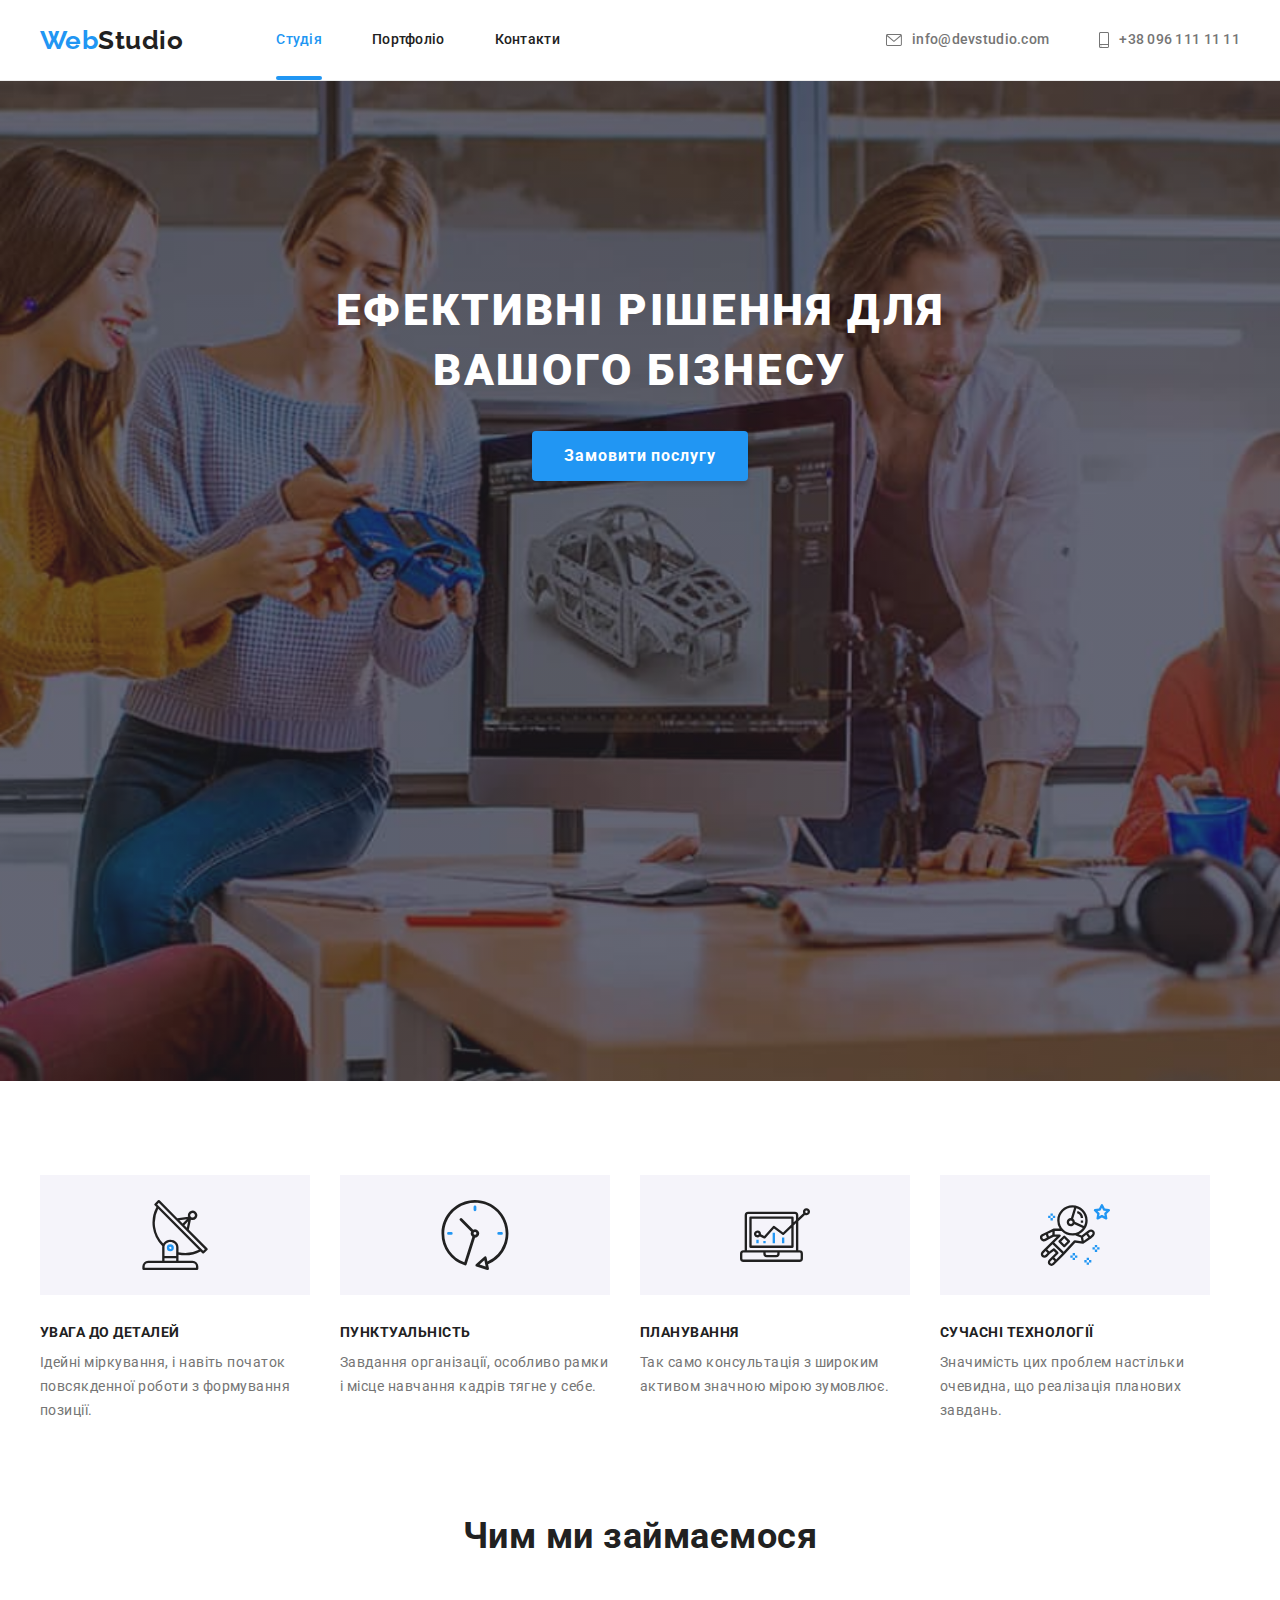
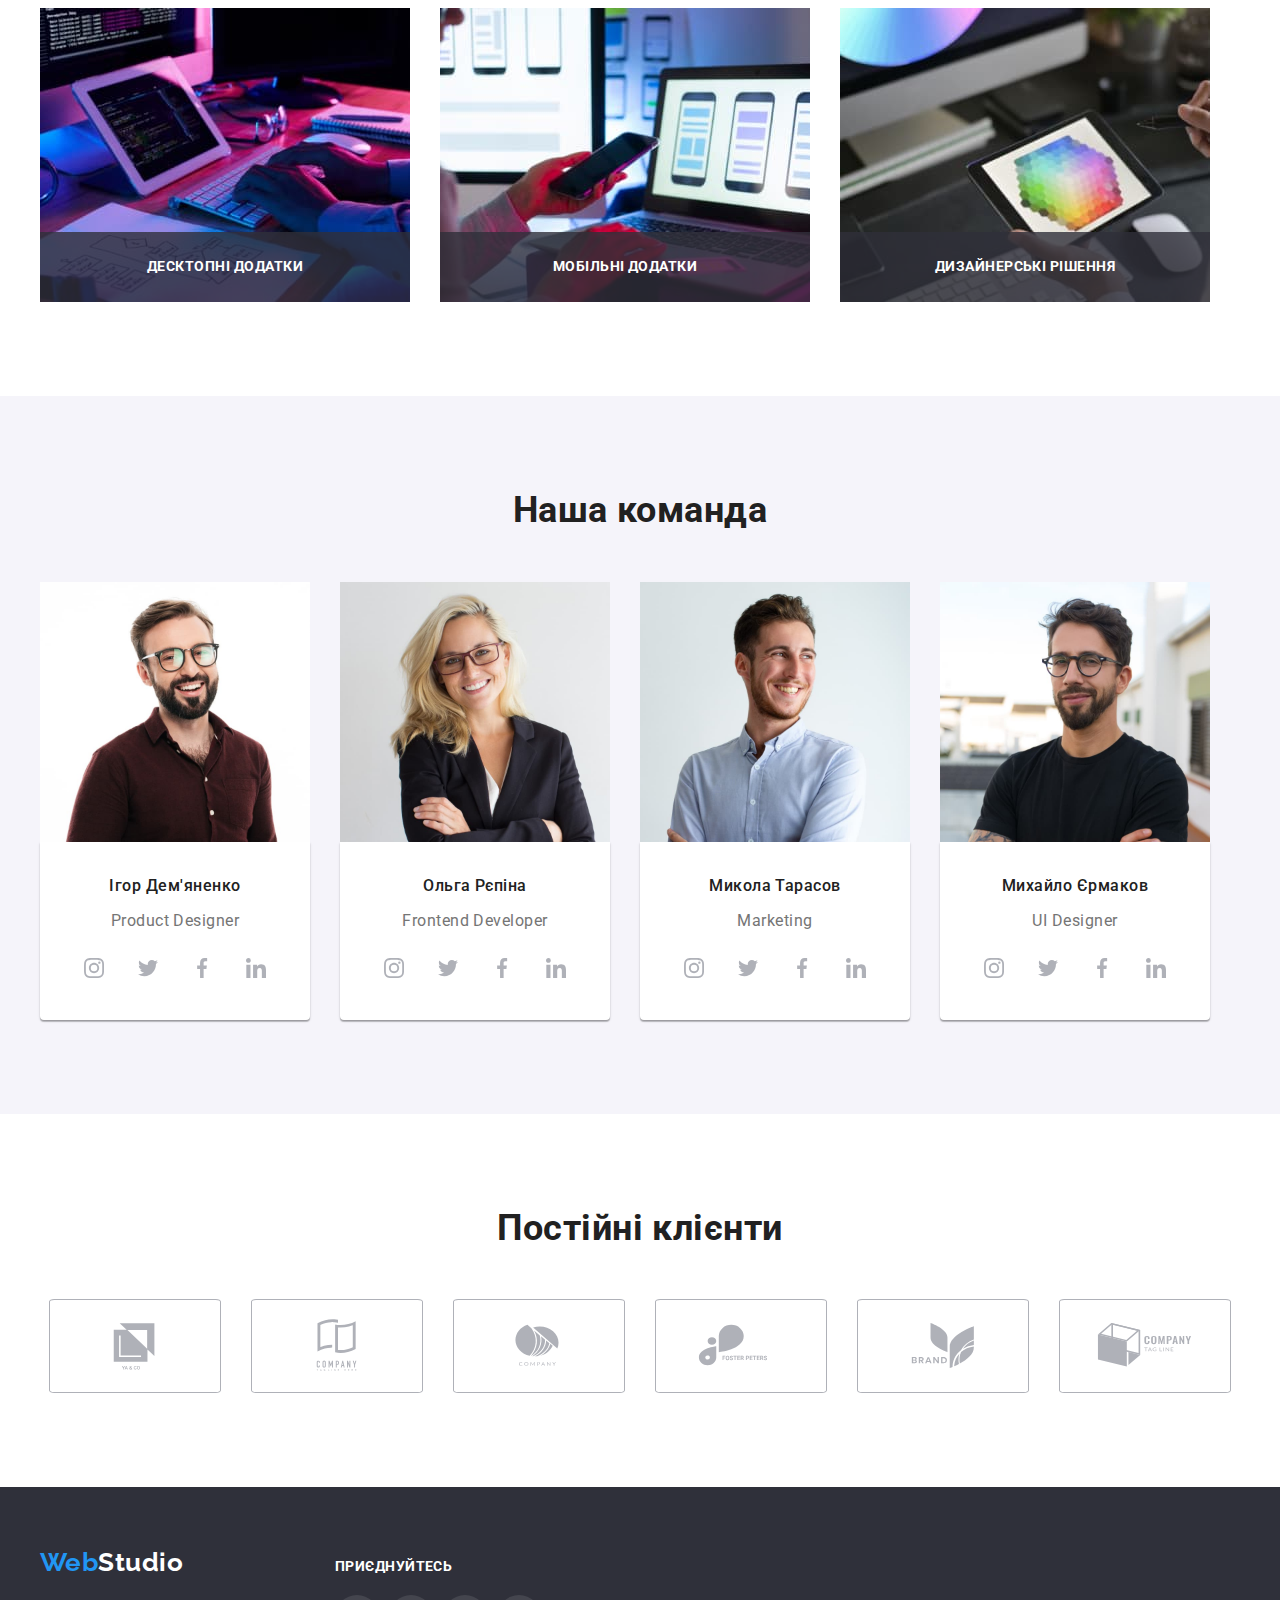
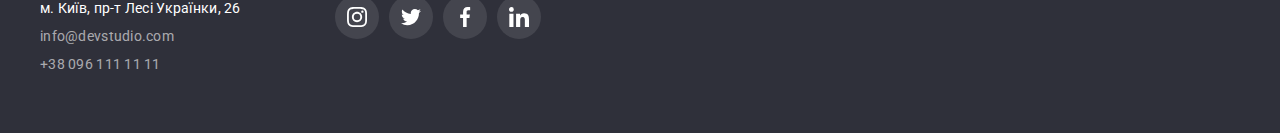
<file: index.html>
<!DOCTYPE html>
<html lang="uk">
  <head>
    <meta charset="UTF-8" />
    <meta http-equiv="X-UA-Compatible" content="IE=edge" />
    <meta name="viewport" content="width=device-width, initial-scale=1.0" />
    <title>Document</title>
    <link rel="preconnect" href="https://fonts.gstatic.com" crossorigin />
    <link
      href="https://fonts.googleapis.com/css2?family=Raleway:wght@700&family=Roboto:wght@400;500;700;900&display=swap"
      rel="stylesheet"
    />
    <link
      rel="stylesheet"
      href="https://cdnjs.cloudflare.com/ajax/libs/modern-normalize/1.1.0/modern-normalize.min.css"
      integrity="sha512-wpPYUAdjBVSE4KJnH1VR1HeZfpl1ub8YT/NKx4PuQ5NmX2tKuGu6U/JRp5y+Y8XG2tV+wKQpNHVUX03MfMFn9Q=="
      crossorigin="anonymous"
      referrerpolicy="no-referrer"
    />
    <link rel="stylesheet" href="css/common.css" />
    <link rel="stylesheet" href="css/style.css" />
  </head>
  <body>
    <header class="header">
      <div class="header-area container">
        <a href="" class="header-logo"><span>Web</span>Studio</a>
        <nav class="site-nav">
          <ul class="nav-items">
            <li class="nav-item"><a href="" class="nav-link current">Студія</a></li>
            <li class="nav-item"><a href="./portfolio.html" class="nav-link">Портфоліо</a></li>
            <li class="nav-item"><a href="" class="nav-link">Контакти</a></li>
          </ul>
        </nav>
        <ul class="head-addresses">
          <li class="head-address">
            <a href="mailto:info@devstudio.com" class="head-adr-link"
              ><svg class="head-link-icon" width="16" height="12">
                <use href="./images/icons.svg#icon-envelope"></use>
              </svg>
              info@devstudio.com
            </a>
          </li>
          <li class="head-address">
            <a href="tel:+380961111111" class="head-adr-link"
              ><svg class="head-link-icon" width="10" height="16">
                <use href="./images/icons.svg#icon-smartphone"></use>
              </svg>
              +38 096 111 11 11
            </a>
          </li>
        </ul>
      </div>
    </header>
    <main class="main">
      <section class="hero overlay">
        <div class="container">
          <h1 class="hero-title">Ефективні рішення для вашого бізнесу</h1>
          <button type="button" class="hero-button" data-modal-open>Замовити послугу</button>
        </div>
      </section>
      <section class="advantages section">
        <div class="container">
          <h2 class="visually-hidden">Наші переваги</h2>
          <ul class="advantages-items">
            <li class="advantages-item">
              <div class="advantages-item-area">
                <svg class="icon-state" width="70" height="70">
                  <use href="./images/icons.svg#icon-antenna"></use>
                </svg>
              </div>
              <h3 class="advantage-title">УВАГА ДО ДЕТАЛЕЙ</h3>
              <p class="advantage-text">
                Ідейні міркування, і навіть початок повсякденної роботи з формування позиції.
              </p>
            </li>
            <li class="advantages-item">
              <div class="advantages-item-area">
                <svg class="icon-test" width="70" height="70">
                  <use href="./images/icons.svg#icon-clock"></use>
                </svg>
              </div>
              <h3 class="advantage-title">ПУНКТУАЛЬНІСТЬ</h3>
              <p class="advantage-text">
                Завдання організації, особливо рамки і місце навчання кадрів тягне у себе.
              </p>
            </li>
            <li class="advantages-item">
              <div class="advantages-item-area">
                <svg class="icon-test" width="70" height="70">
                  <use href="./images/icons.svg#icon-diagram"></use>
                </svg>
              </div>
              <h3 class="advantage-title">ПЛАНУВАННЯ</h3>
              <p class="advantage-text">
                Так само консультація з широким активом значною мірою зумовлює.
              </p>
            </li>
            <li class="advantages-item">
              <div class="advantages-item-area">
                <svg class="icon-test" width="70" height="70">
                  <use href="./images/icons.svg#icon-astronaut"></use>
                </svg>
              </div>
              <h3 class="advantage-title">СУЧАСНІ ТЕХНОЛОГІЇ</h3>
              <p class="advantage-text">
                Значимість цих проблем настільки очевидна, що реалізація планових завдань.
              </p>
            </li>
          </ul>
        </div>
      </section>
      <section class="occupations section">
        <div class="container">
          <h2 class="section-title">Чим ми займаємося</h2>
          <ul class="occupations-pics">
            <li class="occupations-pic">
              <img src="images/pics/box1.jpg" alt="laptop" width="370" />
              <h3 class="occup-pic-title">Десктопні додатки</h3>
            </li>
            <li class="occupations-pic">
              <img src="images/pics/box2.jpg" alt="phone" width="370" />
              <h3 class="occup-pic-title">Мобільні додатки</h3>
            </li>
            <li class="occupations-pic">
              <img src="images/pics/box3.jpg" alt="tablet" width="370" />
              <h3 class="occup-pic-title">Дизайнерські рішення</h3>
            </li>
          </ul>
        </div>
      </section>
      <section class="team section">
        <div class="container">
          <h2 class="section-title">Наша команда</h2>
          <ul class="team-cards">
            <li class="team-card">
              <img src="images/photos/img.jpg" alt="Product-esigner" width="270" />
              <div class="team-card-text">
                <h3 class="member-name">Ігор Дем'яненко</h3>
                <p class="member-job">Product Designer</p>
                <div class="team-media-body">
                  <a href="" class="team-media-bk">
                    <svg class="icon-media" width="20" height="20">
                      <use href="./images/icons.svg#icon-instagram"></use>
                    </svg>
                  </a>
                  <a href="" class="team-media-bk">
                    <svg class="icon-media" width="20" height="20">
                      <use href="./images/icons.svg#icon-twitter"></use>
                    </svg>
                  </a>
                  <a href="" class="team-media-bk">
                    <svg class="icon-media" width="20" height="20">
                      <use href="./images/icons.svg#icon-facebook"></use>
                    </svg>
                  </a>
                  <a href="" class="team-media-bk">
                    <svg class="icon-media" width="20" height="20">
                      <use href="./images/icons.svg#icon-linkedin"></use>
                    </svg>
                  </a>
                </div>
              </div>
            </li>
            <li class="team-card">
              <img src="images/photos/img(1).jpg" alt="Frontend-Developer" width="270" />
              <div class="team-card-text">
                <h3 class="member-name">Ольга Рєпіна</h3>
                <p class="member-job">Frontend Developer</p>
                <div class="team-media-body">
                  <a href="" class="team-media-bk">
                    <svg class="icon-media" width="20" height="20">
                      <use href="./images/icons.svg#icon-instagram"></use>
                    </svg>
                  </a>
                  <a href="" class="team-media-bk">
                    <svg class="icon-media" width="20" height="20">
                      <use href="./images/icons.svg#icon-twitter"></use>
                    </svg>
                  </a>
                  <a href="" class="team-media-bk">
                    <svg class="icon-media" width="20" height="20">
                      <use href="./images/icons.svg#icon-facebook"></use>
                    </svg>
                  </a>
                  <a href="" class="team-media-bk">
                    <svg class="icon-media" width="20" height="20">
                      <use href="./images/icons.svg#icon-linkedin"></use>
                    </svg>
                  </a>
                </div>
              </div>
            </li>
            <li class="team-card">
              <img src="images/photos/img(2).jpg" alt="Marketing" width="270" />
              <div class="team-card-text">
                <h3 class="member-name">Микола Тарасов</h3>
                <p class="member-job">Marketing</p>
                <div class="team-media-body">
                  <a href="" class="team-media-bk">
                    <svg class="icon-media" width="20" height="20">
                      <use href="./images/icons.svg#icon-instagram"></use>
                    </svg>
                  </a>
                  <a href="" class="team-media-bk">
                    <svg class="icon-media" width="20" height="20">
                      <use href="./images/icons.svg#icon-twitter"></use>
                    </svg>
                  </a>
                  <a href="" class="team-media-bk">
                    <svg class="icon-media" width="20" height="20">
                      <use href="./images/icons.svg#icon-facebook"></use>
                    </svg>
                  </a>
                  <a href="" class="team-media-bk">
                    <svg class="icon-media" width="20" height="20">
                      <use href="./images/icons.svg#icon-linkedin"></use>
                    </svg>
                  </a>
                </div>
              </div>
            </li>
            <li class="team-card">
              <img src="images/photos/img(3).jpg" alt="UI-Designer" width="270" />
              <div class="team-card-text">
                <h3 class="member-name">Михайло Єрмаков</h3>
                <p class="member-job">UI Designer</p>
                <div class="team-media-body">
                  <a href="" class="team-media-bk">
                    <svg class="icon-media" width="20" height="20">
                      <use href="./images/icons.svg#icon-instagram"></use>
                    </svg>
                  </a>
                  <a href="" class="team-media-bk">
                    <svg class="icon-media" width="20" height="20">
                      <use href="./images/icons.svg#icon-twitter"></use>
                    </svg>
                  </a>
                  <a href="" class="team-media-bk">
                    <svg class="icon-media" width="20" height="20">
                      <use href="./images/icons.svg#icon-facebook"></use>
                    </svg>
                  </a>
                  <a href="" class="team-media-bk">
                    <svg class="icon-media" width="20" height="20">
                      <use href="./images/icons.svg#icon-linkedin"></use>
                    </svg>
                  </a>
                </div>
              </div>
            </li>
          </ul>
        </div>
      </section>
      <section class="clinets section">
        <div class="container">
          <h2 class="section-title">Постійні клієнти</h2>
          <div class="clinets-body">
            <a href="" class="clinets-item">
              <svg class="clinets-icon" width="106" height="60">
                <use href="./images/icons.svg#icon-Logo"></use>
              </svg>
            </a>
            <a href="" class="clinets-item">
              <svg class="clinets-icon" width="106" height="60">
                <use href="./images/icons.svg#icon-Logo1"></use>
              </svg>
            </a>
            <a href="" class="clinets-item">
              <svg class="clinets-icon" width="106" height="60">
                <use href="./images/icons.svg#icon-Logo2"></use>
              </svg>
            </a>
            <a href="" class="clinets-item">
              <svg class="clinets-icon" width="106" height="60">
                <use href="./images/icons.svg#icon-Logo3"></use>
              </svg>
            </a>
            <a href="" class="clinets-item">
              <svg class="clinets-icon" width="106" height="60">
                <use href="./images/icons.svg#icon-Logo4"></use>
              </svg>
            </a>
            <a href="" class="clinets-item">
              <svg class="clinets-icon" width="106" height="60">
                <use href="./images/icons.svg#icon-Logo5"></use>
              </svg>
            </a>
          </div>
        </div>
      </section>
    </main>
    <footer class="footer">
      <div class="container">
        <div class="footer-body">
          <div class="fotter-item">
            <a href="" class="footer-logo"><span>Web</span>Studio</a>
            <address>
              <ul>
                <li class="foot-address">
                  <a
                    href="https://www.google.com/maps/place/%D0%B1%D1%83%D0%BB.+%D0%9B%D0%B5%D1%81%D0%B8+%D0%A3%D0%BA%D1%80%D0%B0%D0%B8%D0%BD%D0%BA%D0%B8,+26,+%D0%9A%D0%B8%D0%B5%D0%B2,+%D0%A3%D0%BA%D1%80%D0%B0%D0%B8%D0%BD%D0%B0,+02000/@50.4265807,30.5383858,17z/data=!3m1!4b1!4m5!3m4!1s0x40d4cf0e033ecbe9:0x57a4dffefec77da0!8m2!3d50.4265807!4d30.5383858"
                    target="_blank"
                    rel="noopener noreferrer"
                    class="foot-adr-link current"
                    >м. Київ, пр-т Лесі Українки, 26
                  </a>
                </li>
                <li class="foot-address">
                  <a href="mailto:info@devstudio.com" class="foot-adr-link">info@devstudio.com</a>
                </li>
                <li class="foot-address">
                  <a href="tel:+380961111111" class="foot-adr-link">+38 096 111 11 11</a>
                </li>
              </ul>
            </address>
          </div>
          <div class="footer-item">
            <p class="footer-title">Приєднуйтесь</p>
            <div class="team-media-body">
              <a href="" class="foot-media-bk">
                <svg class="foot-icon-media" width="20" height="20">
                  <use href="./images/icons.svg#icon-instagram"></use>
                </svg>
              </a>
              <a href="" class="foot-media-bk">
                <svg class="foot-icon-media" width="20" height="20">
                  <use href="./images/icons.svg#icon-twitter"></use>
                </svg>
              </a>
              <a href="" class="foot-media-bk">
                <svg class="foot-icon-media" width="20" height="20">
                  <use href="./images/icons.svg#icon-facebook"></use>
                </svg>
              </a>
              <a href="" class="foot-media-bk">
                <svg class="foot-icon-media" width="20" height="20">
                  <use href="./images/icons.svg#icon-linkedin"></use>
                </svg>
              </a>
            </div>
          </div>
        </div>
      </div>
    </footer>
    <div class="backdrop is-hidden" data-modal>
      <div class="modal">
        <div class="cross-container">
          <button type="button" class="button-cross" data-modal-close></button>
        </div>
      </div>
    </div>
    <script src="./js/modal.js"></script>
  </body>
</html>
</file>
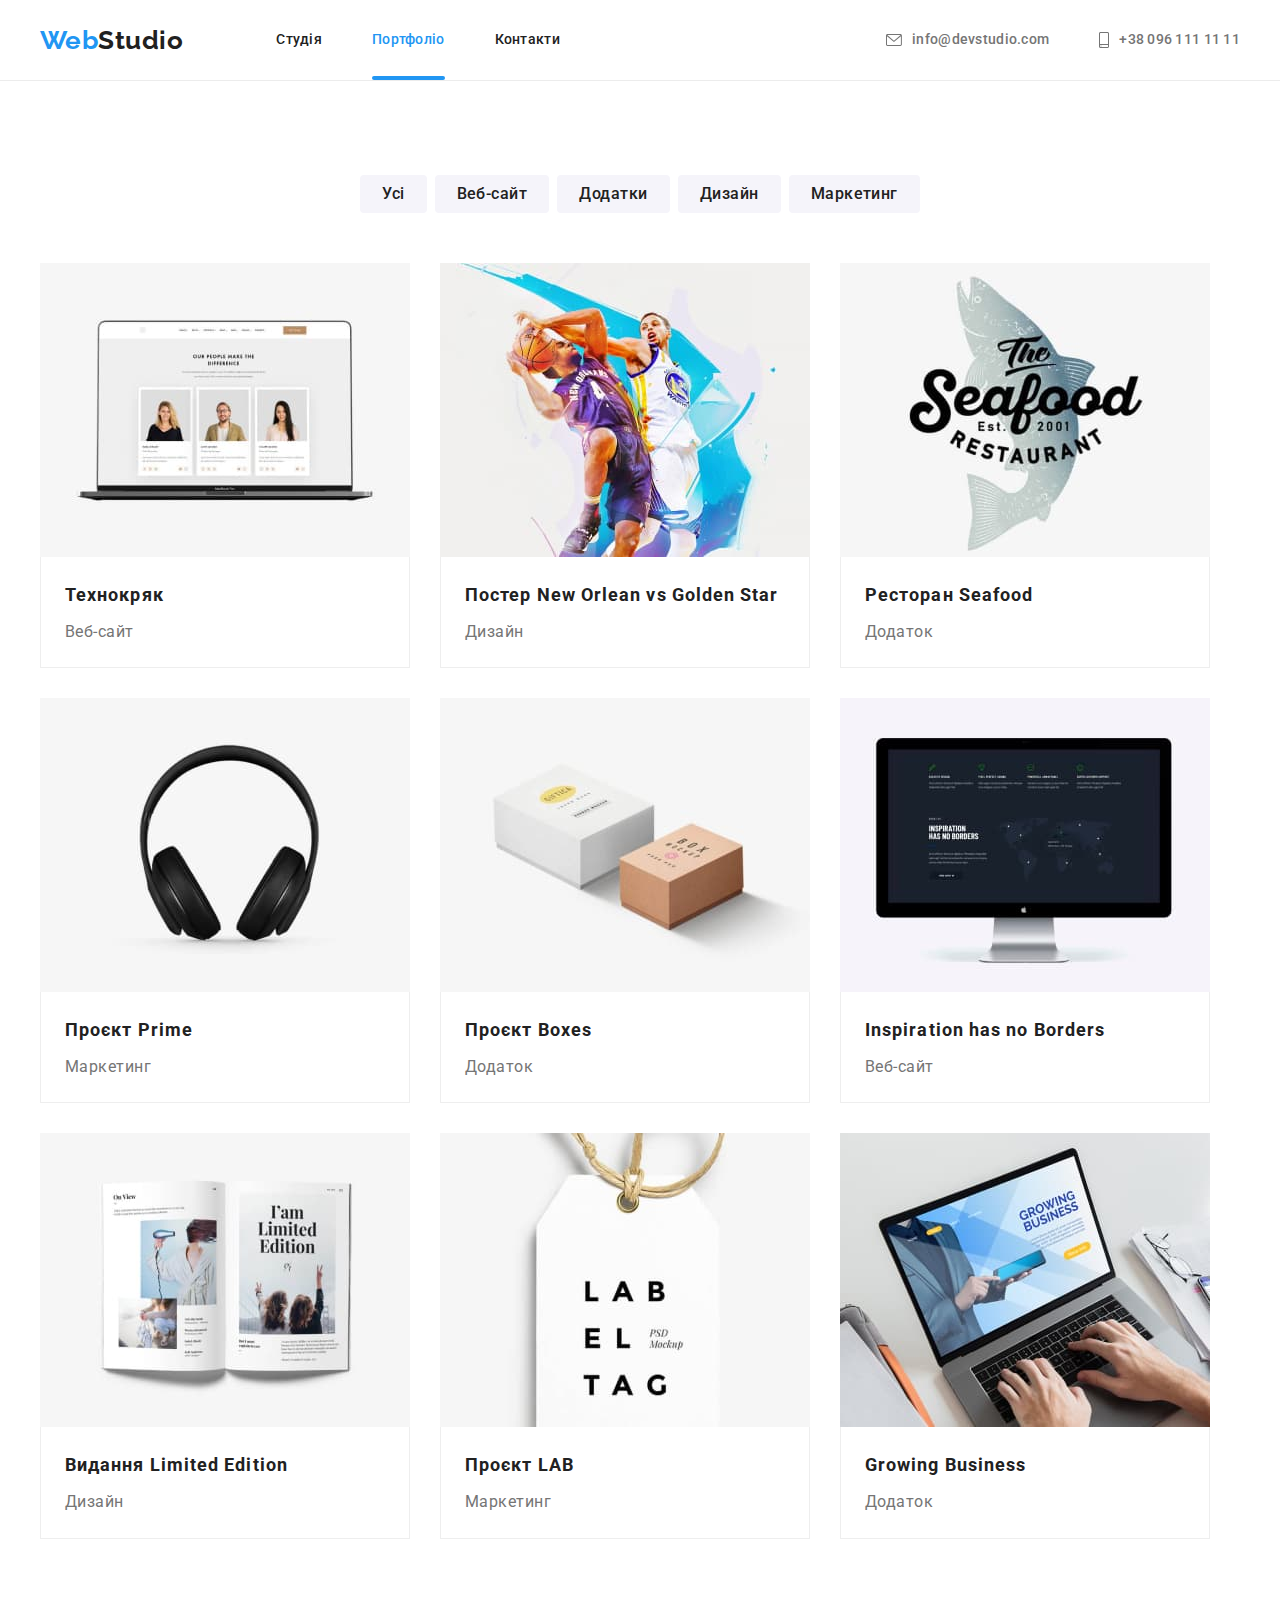
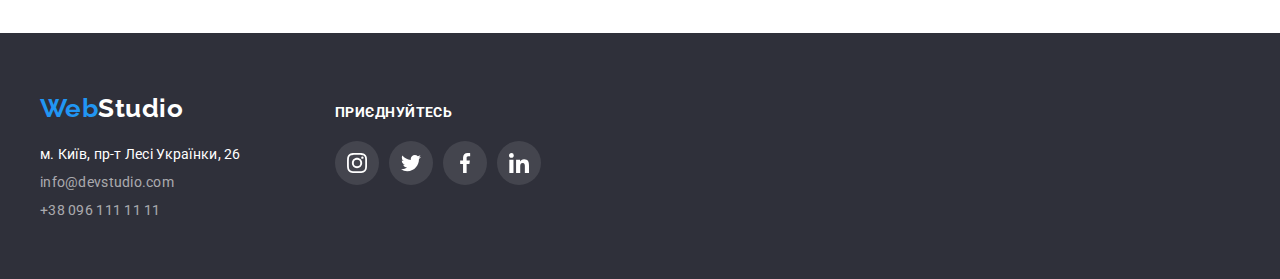
<file: portfolio.html>
<!DOCTYPE html>
<html lang="uk">
  <head>
    <meta charset="UTF-8" />
    <meta http-equiv="X-UA-Compatible" content="IE=edge" />
    <meta name="viewport" content="width=device-width, initial-scale=1.0" />
    <title>Document</title>
    <link rel="preconnect" href="https://fonts.gstatic.com" crossorigin />
    <link
      href="https://fonts.googleapis.com/css2?family=Raleway:wght@700&family=Roboto:wght@400;500;700;900&display=swap"
      rel="stylesheet"
    />
    <link
      rel="stylesheet"
      href="https://cdnjs.cloudflare.com/ajax/libs/modern-normalize/1.1.0/modern-normalize.min.css"
      integrity="sha512-wpPYUAdjBVSE4KJnH1VR1HeZfpl1ub8YT/NKx4PuQ5NmX2tKuGu6U/JRp5y+Y8XG2tV+wKQpNHVUX03MfMFn9Q=="
      crossorigin="anonymous"
      referrerpolicy="no-referrer"
    />
    <link rel="stylesheet" href="css/common.css" />
    <link rel="stylesheet" href="css/style.css" />
  </head>
  <body>
    <header class="header border-bottom">
      <div class="header-area container">
        <a href="" class="header-logo"><span>Web</span>Studio</a>
        <nav class="site-nav">
          <ul class="nav-items">
            <li class="nav-item"><a href="./index.html" class="nav-link">Студія</a></li>
            <li class="nav-item"><a href="" class="nav-link current">Портфоліо</a></li>
            <li class="nav-item"><a href="" class="nav-link">Контакти</a></li>
          </ul>
        </nav>
        <ul class="head-addresses">
          <li class="head-address">
            <a href="mailto:info@devstudio.com" class="head-adr-link"
              ><svg class="head-link-icon" width="16" height="12">
                <use href="./images/icons.svg#icon-envelope"></use>
              </svg>
              info@devstudio.com
            </a>
          </li>
          <li class="head-address">
            <a href="tel:+380961111111" class="head-adr-link"
              ><svg class="head-link-icon" width="10" height="16">
                <use href="./images/icons.svg#icon-smartphone"></use>
              </svg>
              +38 096 111 11 11
            </a>
          </li>
        </ul>
      </div>
    </header>
    <main>
      <section class="portfolio section">
        <div class="container">
          <h1 class="visually-hidden">Портфоліо</h1>
          <ul class="buttons">
            <li class="button-item"><button type="button" class="button">Усі</button></li>
            <li class="button-item"><button type="button" class="button">Веб-сайт</button></li>
            <li class="button-item"><button type="button" class="button">Додатки</button></li>
            <li class="button-item"><button type="button" class="button">Дизайн</button></li>
            <li class="button-item"><button type="button" class="button">Маркетинг</button></li>
          </ul>
          <ul class="portfolio-cards">
            <li class="portfolio-card">
              <a href="" class="port-card-link">
                <div class="overlay-card">
                  <img src="images/cards/img.jpg" alt="laptop" width="370" />
                  <p class="overlay-text">
                    Ресурс пропонує комплексні пропозиції з різним рівнем функціоналу та сервісів.
                    Все це дозволить відвідувачу отримати вичерпні відомості про компанію чи
                    приватну особу.
                  </p>
                </div>
                <div class="portf-card-text">
                  <h2 class="card-name">Технокряк</h2>
                  <p class="card-description">Веб-сайт</p>
                </div>
              </a>
            </li>
            <li class="portfolio-card">
              <a href="" class="port-card-link">
                <div class="overlay-card">
                  <img src="images/cards/img(1).jpg" alt="players" width="370" />
                  <p class="overlay-text">
                    Ресурс пропонує комплексні пропозиції з різним рівнем функціоналу та сервісів.
                    Все це дозволить відвідувачу отримати вичерпні відомості про компанію чи
                    приватну особу.
                  </p>
                </div>
                <div class="portf-card-text">
                  <h2 class="card-name">Постер New Orlean vs Golden Star</h2>
                  <p class="card-description">Дизайн</p>
                </div>
              </a>
            </li>
            <li class="portfolio-card">
              <a href="" class="port-card-link">
                <div class="overlay-card">
                  <img src="images/cards/img(2).jpg" alt="restaurant" width="370" />
                  <p class="overlay-text">
                    Ресурс пропонує комплексні пропозиції з різним рівнем функціоналу та сервісів.
                    Все це дозволить відвідувачу отримати вичерпні відомості про компанію чи
                    приватну особу.
                  </p>
                </div>
                <div class="portf-card-text">
                  <h2 class="card-name">Ресторан Seafood</h2>
                  <p class="card-description">Додаток</p>
                </div>
              </a>
            </li>
            <li class="portfolio-card">
              <a href="" class="port-card-link">
                <div class="overlay-card">
                  <img src="images/cards/img(3).jpg" alt="headphones" width="370" />
                  <p class="overlay-text">
                    Ресурс пропонує комплексні пропозиції з різним рівнем функціоналу та сервісів.
                    Все це дозволить відвідувачу отримати вичерпні відомості про компанію чи
                    приватну особу.
                  </p>
                </div>
                <div class="portf-card-text">
                  <h2 class="card-name">Проєкт Prime</h2>
                  <p class="card-description">Маркетинг</p>
                </div>
              </a>
            </li>
            <li class="portfolio-card">
              <a href="" class="port-card-link">
                <div class="overlay-card">
                  <img src="images/cards/img(4).jpg" alt="boxes" width="370" />
                  <p class="overlay-text">
                    Ресурс пропонує комплексні пропозиції з різним рівнем функціоналу та сервісів.
                    Все це дозволить відвідувачу отримати вичерпні відомості про компанію чи
                    приватну особу.
                  </p>
                </div>
                <div class="portf-card-text">
                  <h2 class="card-name">Проєкт Boxes</h2>
                  <p class="card-description">Додаток</p>
                </div>
              </a>
            </li>
            <li class="portfolio-card">
              <a href="" class="port-card-link">
                <div class="overlay-card">
                  <img src="images/cards/img(5).jpg" alt="monitor" width="370" />
                  <p class="overlay-text">
                    Ресурс пропонує комплексні пропозиції з різним рівнем функціоналу та сервісів.
                    Все це дозволить відвідувачу отримати вичерпні відомості про компанію чи
                    приватну особу.
                  </p>
                </div>
                <div class="portf-card-text">
                  <h2 class="card-name">Inspiration has no Borders</h2>
                  <p class="card-description">Веб-сайт</p>
                </div>
              </a>
            </li>
            <li class="portfolio-card">
              <a href="" class="port-card-link">
                <div class="overlay-card">
                  <img src="images/cards/img(6).jpg" alt="book" width="370" />
                  <p class="overlay-text">
                    Ресурс пропонує комплексні пропозиції з різним рівнем функціоналу та сервісів.
                    Все це дозволить відвідувачу отримати вичерпні відомості про компанію чи
                    приватну особу.
                  </p>
                </div>
                <div class="portf-card-text">
                  <h2 class="card-name">Видання Limited Edition</h2>
                  <p class="card-description">Дизайн</p>
                </div>
              </a>
            </li>
            <li class="portfolio-card">
              <a href="" class="port-card-link">
                <div class="overlay-card">
                  <img src="images/cards/img(7).jpg" alt="label" width="370" />
                  <p class="overlay-text">
                    Ресурс пропонує комплексні пропозиції з різним рівнем функціоналу та сервісів.
                    Все це дозволить відвідувачу отримати вичерпні відомості про компанію чи
                    приватну особу.
                  </p>
                </div>
                <div class="portf-card-text">
                  <h2 class="card-name">Проєкт LAB</h2>
                  <p class="card-description">Маркетинг</p>
                </div>
              </a>
            </li>
            <li class="portfolio-card">
              <a href="" class="port-card-link">
                <div class="overlay-card">
                  <img src="images/cards/img(8).jpg" alt="laptop" width="370" />
                  <p class="overlay-text">
                    Ресурс пропонує комплексні пропозиції з різним рівнем функціоналу та сервісів.
                    Все це дозволить відвідувачу отримати вичерпні відомості про компанію чи
                    приватну особу.
                  </p>
                </div>
                <div class="portf-card-text">
                  <h2 class="card-name">Growing Business</h2>
                  <p class="card-description">Додаток</p>
                </div>
              </a>
            </li>
          </ul>
        </div>
      </section>
    </main>
    <footer class="footer">
      <div class="container">
        <div class="footer-body">
          <div class="fotter-item">
            <a href="" class="footer-logo"><span>Web</span>Studio</a>
            <address>
              <ul>
                <li class="foot-address">
                  <a
                    href="https://www.google.com/maps/place/%D0%B1%D1%83%D0%BB.+%D0%9B%D0%B5%D1%81%D0%B8+%D0%A3%D0%BA%D1%80%D0%B0%D0%B8%D0%BD%D0%BA%D0%B8,+26,+%D0%9A%D0%B8%D0%B5%D0%B2,+%D0%A3%D0%BA%D1%80%D0%B0%D0%B8%D0%BD%D0%B0,+02000/@50.4265807,30.5383858,17z/data=!3m1!4b1!4m5!3m4!1s0x40d4cf0e033ecbe9:0x57a4dffefec77da0!8m2!3d50.4265807!4d30.5383858"
                    target="_blank"
                    rel="noopener noreferrer"
                    class="foot-adr-link current"
                    >м. Київ, пр-т Лесі Українки, 26
                  </a>
                </li>
                <li class="foot-address">
                  <a href="mailto:info@devstudio.com" class="foot-adr-link">info@devstudio.com</a>
                </li>
                <li class="foot-address">
                  <a href="tel:+380961111111" class="foot-adr-link">+38 096 111 11 11</a>
                </li>
              </ul>
            </address>
          </div>
          <div class="footer-item">
            <p class="footer-title">Приєднуйтесь</p>
            <div class="team-media-body">
              <a href="" class="foot-media-bk">
                <svg class="foot-icon-media" width="20" height="20">
                  <use href="./images/icons.svg#icon-instagram"></use>
                </svg>
              </a>
              <a href="" class="foot-media-bk">
                <svg class="foot-icon-media" width="20" height="20">
                  <use href="./images/icons.svg#icon-twitter"></use>
                </svg>
              </a>
              <a href="" class="foot-media-bk">
                <svg class="foot-icon-media" width="20" height="20">
                  <use href="./images/icons.svg#icon-facebook"></use>
                </svg>
              </a>
              <a href="" class="foot-media-bk">
                <svg class="foot-icon-media" width="20" height="20">
                  <use href="./images/icons.svg#icon-linkedin"></use>
                </svg>
              </a>
            </div>
          </div>
        </div>
      </div>
    </footer>
  </body>
</html>
</file>
<file: css/common.css>
/*Обнуление*/
*,
*::before,
*::after {
  padding: 0;
  margin: 0;
  border: 0;
}
a {
  text-decoration: none;
}
ul,
ol,
li {
  list-style: none;
}
img {
  vertical-align: top;
}
h1,
h2,
h3,
h4,
h5,
h6 {
  font-weight: inherit;
  font-size: inherit;
}
/*---------------------------------------------------------------------------*/

:root {
  --primary-text-color: #757575;
  --title-text-color: #212121;
  --accent-color: #2196f3;
  --primary-bk-color: #f5f5f5;
  --secondary-bk-color: #f5f4fa;
  --bk-white-color: #ffffff;
  --bk-dark-color: #2f303a;
}
body {
  font-family: Roboto, sans-serif;
  color: var(--primary-text-color);
  background-color: var(--bk-white-color);
  font-style: normal;
  font-weight: 400;
  letter-spacing: 0.03em;
}
.container {
  max-width: 1200px;
  margin: 0 auto;
  padding: 0 15px;
}
img {
  display: block;
  max-width: 100%;
  height: auto;
}
.visually-hidden {
  position: absolute;
  width: 1px;
  height: 1px;
  margin: -1px;
  border: 0;
  padding: 0;

  white-space: nowrap;
  clip-path: inset(100%);
  clip: rect(0 0 0 0);
  overflow: hidden;
}
.overlay {
  max-width: 1600px;
  height: 600px;
  background-image: linear-gradient(to right, rgba(47, 48, 58, 0.4), rgba(47, 48, 58, 0.4)),
    url(../images/Img.jpg);
  background-repeat: no-repeat;
  background-position: center;
  background-size: cover;
  margin-left: auto;
  margin-right: auto;
}
</file>
<file: css/style.css>
.section {
  padding: 94px 0;
}

/* ------------------------------header------------------------------------- */
.header {
  border-bottom: 1px solid #ececec;
}
.header-area {
  display: flex;
  align-items: center;
}
.header-logo {
  margin-right: 93px;

  font-family: Raleway, sans-serif;
  font-weight: 700;
  font-size: 26px;
  line-height: 1.19;
  color: var(--title-text-color);
}
.header-logo span {
  color: var(--accent-color);
}
.site-nav .nav-link {
  display: block; /*чтобы убрать зазор 4рх у ссылки*/
  padding: 32px 0;

  font-weight: 500;
  font-size: 14px;
  line-height: 1.14;
  letter-spacing: 0.02em;

  color: var(--title-text-color);

  transition: color 250ms cubic-bezier(0.4, 0, 0.2, 1);
}
.nav-items {
  display: flex;
}
.nav-items .nav-item + .nav-item {
  margin-left: 50px;
}
.nav-link {
  position: relative;
}

.nav-link.current {
  color: var(--accent-color);
}

.nav-item > .current::after {
  content: '';
  position: absolute;
  left: 0;
  bottom: 0;

  display: block;
  width: 100%;
  height: 4px;
  border-radius: 2px;

  background-color: var(--accent-color);
}

.nav-link:hover,
.nav-link:focus {
  color: var(--accent-color);
}
.head-adr-link {
  font-weight: 500;
  font-size: 14px;
  line-height: 1.14;
  letter-spacing: 0.02em;

  color: var(--primary-text-color);
  display: flex;
  align-items: center;

  transition-property: color;
  transition-duration: 250ms;
  transition-timing-function: cubic-bezier(0.4, 0, 0.2, 1);
}
.head-adr-link:hover,
.head-adr-link:focus {
  color: var(--accent-color);
}
/* --------------icons------------------ */
.head-link-icon {
  margin-right: 10px;
  fill: var(--primary-text-color);
  transition-property: fill;
  transition-duration: 250ms;
  transition-timing-function: cubic-bezier(0.4, 0, 0.2, 1);
}
.head-adr-link:hover .head-link-icon,
.head-adr-link:focus .head-link-icon {
  fill: var(--accent-color);
}
/* ------------------------------------ */
.head-addresses {
  display: flex;
  margin-left: auto;
}
.head-address + .head-address {
  margin-left: 50px;
}
/* ---------------------------------------------------hero------------------------------------- */
.hero {
  background-color: var(--bk-dark-color);
  text-align: center;

  padding: 200px 0;
}
.hero-title {
  font-weight: 900;
  font-size: 44px;
  line-height: 1.36;
  letter-spacing: 0.06em;
  text-transform: uppercase;

  color: var(--bk-white-color);

  width: 696px;
  margin: 0 auto 30px auto;
}
.hero-button {
  font: inherit;
  font-weight: 700;
  font-size: 16px;
  line-height: 1.9;
  letter-spacing: 0.06em;

  color: var(--bk-white-color);
  background-color: var(--accent-color);
  box-shadow: 0px 4px 4px rgba(0, 0, 0, 0.15);

  display: inline-block;
  padding: 10px 32px;
  border-radius: 4px;
  min-width: 216px;
  text-align: center;
}
.hero-button:hover {
  cursor: pointer;
}
/* ------------------------------------------advantages---------------------------------------- */
.advantages-items {
  display: flex;
}
.advantages-item-area {
  background-color: var(--secondary-bk-color);

  display: flex;
  justify-content: center;
  align-items: center;
  height: 120px;
  margin-bottom: 30px;
}

/* .advantages-item::before {
  display: block;
  content: '';
  height: 120px;
  background-repeat: no-repeat;
  background-size: contain;
  background-position: center;
  background-color: var(--secondary-bk-color);
  margin-bottom: 30px;
} */
.advantages-item {
  width: 270px;
}
.advantages-item + .advantages-item {
  margin-left: 30px;
}
.advantage-title {
  font-weight: 700;
  font-size: 14px;
  line-height: 1.14;
  text-transform: uppercase;
  color: var(--title-text-color);

  margin-bottom: 10px;
}
.advantage-text {
  font-size: 14px;
  line-height: 1.7;
}
/* ----------------------------occupations----------------------------------- */
.occupations-pic {
  position: relative;
}
.occup-pic-title {
  position: absolute;
  bottom: 0;
  left: 0;

  font-weight: 700;
  font-size: 14px;
  line-height: 1.14;
  text-transform: uppercase;

  color: var(--bk-white-color);
  background-color: rgba(47, 48, 58, 0.8);
  width: 100%;
  height: 70px;
  display: flex;
  justify-content: center;
  align-items: center;
}
.occupations.section {
  padding-top: 0;
}
.occupations-pics {
  display: flex;
}
.occupations-pic:not(:first-child) {
  margin-left: 30px;
}
.section-title {
  font-weight: 700;
  font-size: 36px;
  line-height: 1.16;
  text-align: center;

  color: var(--title-text-color);

  margin-bottom: 50px;
}
/* -------------------------------------------team----------------------------------------- */
.team {
  background-color: var(--secondary-bk-color);
}
.team-cards {
  display: flex;
}
.team-card + .team-card {
  margin-left: 30px;
}
.team-card-text {
  background-color: var(--bk-white-color);
  box-shadow: 0px 1px 3px rgba(0, 0, 0, 0.12), 0px 1px 1px rgba(0, 0, 0, 0.14),
    0px 2px 1px rgba(0, 0, 0, 0.2);
  border-radius: 0px 0px 4px 4px;

  padding: 30px 0;
}
/* ------------------------------icons--------------------------- */
.team-media-body {
  display: flex;
  align-items: center;
  justify-content: center;
  margin-top: 16px;
}
.team-media-bk {
  display: flex;
  justify-content: center;
  width: 44px;
  height: 44px;
  border-radius: 50%;
  align-items: center;

  transition: background-color 250ms cubic-bezier(0.4, 0, 0.2, 1);
}
.team-media-bk > .icon-media {
  transition: fill 250ms cubic-bezier(0.4, 0, 0.2, 1);
}
.team-media-bk + .team-media-bk {
  margin-left: 10px;
}

.team-media-bk:hover .icon-media,
.team-media-bk:focus .icon-media {
  fill: var(--bk-white-color);
}
.team-media-bk:hover,
.team-media-bk:focus {
  background-color: var(--accent-color);
}

.icon-media {
  fill: #afb1b8;
}
/* ------------------------------------------------------------------- */
.member-name {
  font-weight: 500;
  text-align: center;
  color: var(--title-text-color);
  font-size: 16px;
  line-height: 1.8;

  margin-bottom: 10px;
}
.member-job {
  text-align: center;
  font-size: 16px;
  line-height: 1.19;
}
/* ----------------------------clinets----------------------------------- */
.clinets-body {
  display: flex;
  justify-content: center;
}
.clinets-item + .clinets-item {
  margin-left: 30px;
}
.clinets-item {
  display: flex;
  justify-content: center;
  align-items: center;
  width: 170px;
  height: 92px;
  border: 1px solid #afb1b8;
  border-radius: 3%;

  transition: border 250ms cubic-bezier(0.4, 0, 0.2, 1);
}
.clinets-item:hover,
.clinets-item:hover .clinets-icon,
.clinets-item:focus,
.clinets-item:focus .clinets-icon {
  border-color: var(--accent-color);
  fill: var(--accent-color);
}
.clinets-icon {
  fill: #afb1b8;

  transition: fill 250ms cubic-bezier(0.4, 0, 0.2, 1);
}
/* ------------------------------foooter---------------------------------------------------------- */
.footer {
  background-color: var(--bk-dark-color);

  padding: 60px 0;
}
.footer-body {
  display: flex;
  align-items: baseline;
}
.footer-item:nth-child(2) {
  margin-left: 94px;
}
.footer-title {
  font-weight: 700;
  font-size: 14px;
  line-height: 1.14;
  text-transform: uppercase;
  color: var(--bk-white-color);

  margin-bottom: 20px;
}
/* ------------------------------------------------------- */
.foot-media-bk {
  background-color: rgba(255, 255, 255, 0.1);

  transition: background-color 250ms cubic-bezier(0.4, 0, 0.2, 1);
}
.foot-icon-media {
  fill: var(--bk-white-color);
}
.foot-media-bk:hover,
.foot-media-bk:focus {
  background-color: var(--accent-color);
}
.foot-media-bk {
  display: flex;
  justify-content: center;
  width: 44px;
  height: 44px;
  border-radius: 50%;
  align-items: center;
}
.foot-media-bk + .foot-media-bk {
  margin-left: 10px;
}
/* -------------------------------------------------------- */
.footer-logo {
  font-family: 'Raleway', sans-serif;
  font-weight: 700;
  font-size: 26px;
  line-height: 1.19;
  color: var(--bk-white-color);
  display: inline-block;

  margin-bottom: 20px;
}
.footer-logo span {
  color: var(--accent-color);
}
.foot-address:not(:last-child) {
  margin-bottom: 9px;
}
.foot-adr-link {
  font-size: 14px;
  line-height: 1.17;
  letter-spacing: 0.02em;
  color: rgba(255, 255, 255, 0.6);
  font-style: normal;

  transition: color 250ms cubic-bezier(0.4, 0, 0.2, 1);
}
.foot-adr-link:hover,
.foot-adr-link:focus {
  color: var(--bk-white-color);
}
.foot-adr-link.current {
  color: var(--bk-white-color);
}

/*-------------------------------- Портфоліо ----------------------------*/
.buttons {
  display: flex;
  justify-content: center;
  margin-bottom: 50px;
}
.button-item:not(:first-child) {
  margin-left: 8px;
}
.button {
  font: inherit;
  font-weight: 500;
  font-size: 16px;
  line-height: 1.6;
  letter-spacing: 0.03em;
  text-align: center;

  color: var(--title-text-color);
  background-color: var(--secondary-bk-color);

  display: inline-block;
  padding: 6px 22px;
  border-radius: 4px;

  transition: color 250ms cubic-bezier(0.4, 0, 0.2, 1),
    background-color 250ms cubic-bezier(0.4, 0, 0.2, 1),
    box-shadow 250ms cubic-bezier(0.4, 0, 0.2, 1);
}
.button:hover,
.button:focus {
  color: var(--bk-white-color);
  background-color: var(--accent-color);
  cursor: pointer;
  box-shadow: 0px 3px 1px rgba(0, 0, 0, 0.1), 0px 1px 2px rgba(0, 0, 0, 0.08),
    0px 2px 2px rgba(0, 0, 0, 0.12);
}
.portfolio-cards {
  display: flex;
  flex-wrap: wrap;
}
.overlay-card {
  position: relative;
  overflow: hidden;
}
.port-card-link:hover .overlay-text {
  display: block;
  transform: translate(0, 0);
}
.overlay-text {
  position: absolute;
  top: 0;
  left: 0;

  width: 100%;
  height: 100%;
  font-size: 18px;
  line-height: 1.5;
  color: var(--bk-white-color);
  background-color: rgba(33, 150, 243, 0.9);

  padding: 63px 24px;
  /* display: none; */
  transform: translate(0, 100%);
  transition: transform 250ms cubic-bezier(0.4, 0, 0.2, 1);
}

.portf-card-text {
  border-bottom: 1px solid #eeeeee;
  border-right: 1px solid #eeeeee;
  border-left: 1px solid #eeeeee;
}
.portfolio-card {
  /* width: calc(100%-2*30px(60px-количество мардж. умнож. на значение))/3  -- длинна в процентах*/
  width: 370px;

  margin-right: 30px;
  margin-bottom: 30px;
}
.port-card-link {
  transition: box-shadow 250ms cubic-bezier(0.4, 0, 0.2, 1);
}
.port-card-link:hover,
.port-card-link:focus {
  box-shadow: 0px 1px 1px rgba(0, 0, 0, 0.12), 0px 4px 4px rgba(0, 0, 0, 0.06),
    1px 4px 6px rgba(0, 0, 0, 0.16);
}
.port-card-link {
  display: block;
}
.portfolio-card:nth-child(3n) {
  /* убирает у каждого третьего элемента правый марджин */
  margin-right: 0px;
}
.portfolio-card:nth-last-child(-n + 3) {
  /* убирате у последних 3-ёх элементов нижний марджин */
  margin-bottom: 0;
}
.card-name {
  font-weight: 700;
  font-size: 18px;
  line-height: 2;
  letter-spacing: 0.06em;
  color: var(--title-text-color);

  margin-bottom: 4px;
}
.card-description {
  color: var(--primary-text-color);
  font-size: 16px;
  line-height: 1.9;
}
.portf-card-text {
  padding: 20px 24px;
}

/* =========================================backdrop================================================ */
.backdrop {
  position: fixed;
  top: 0;
  left: 0;
  width: 100%;
  height: 100%;
  background-color: rgba(0, 0, 0, 0.2);

  scale: 1;
  opacity: 1;
  visibility: visible;
  transition: opacity 250ms cubic-bezier(0.4, 0, 0.2, 1), scale 250ms cubic-bezier(0.4, 0, 0.2, 1);
}
.is-hidden {
  scale: 0.2;
  opacity: 0;
  pointer-events: none;
  visibility: hidden;
}
.modal {
  position: absolute;
  top: 50%;
  left: 50%;
  transform: translate(-50%, -50%);

  min-width: 528px;
  min-height: 581px;
  border-radius: 4px;
  padding: 9px 11px;

  background: var(--bk-white-color);
  box-shadow: 0px 1px 3px rgba(0, 0, 0, 0.12), 0px 1px 1px rgba(0, 0, 0, 0.14),
    0px 2px 1px rgba(0, 0, 0, 0.2);

  opacity: 1;
  visibility: visible;
}
.cross-container {
  display: flex;
  justify-content: flex-end;
  align-items: flex-start;
}
.button-cross {
  width: 30px;
  height: 30px;
  border: 1px solid #0000001a;
  border-radius: 50%;
  background-color: inherit;
  cursor: pointer;

  display: flex;
  align-items: center;
  justify-content: center;
}
.button-cross::before,
.button-cross::after {
  content: '';

  position: absolute;

  display: block;
  height: 18px;
  width: 2px;
  background-color: black;
}
.button-cross:before {
  transform: rotate(45deg);
}
.button-cross:after {
  transform: rotate(-45deg);
}
.form-title {
  text-align: center;
}
/* ======================================================================= */
</file>
